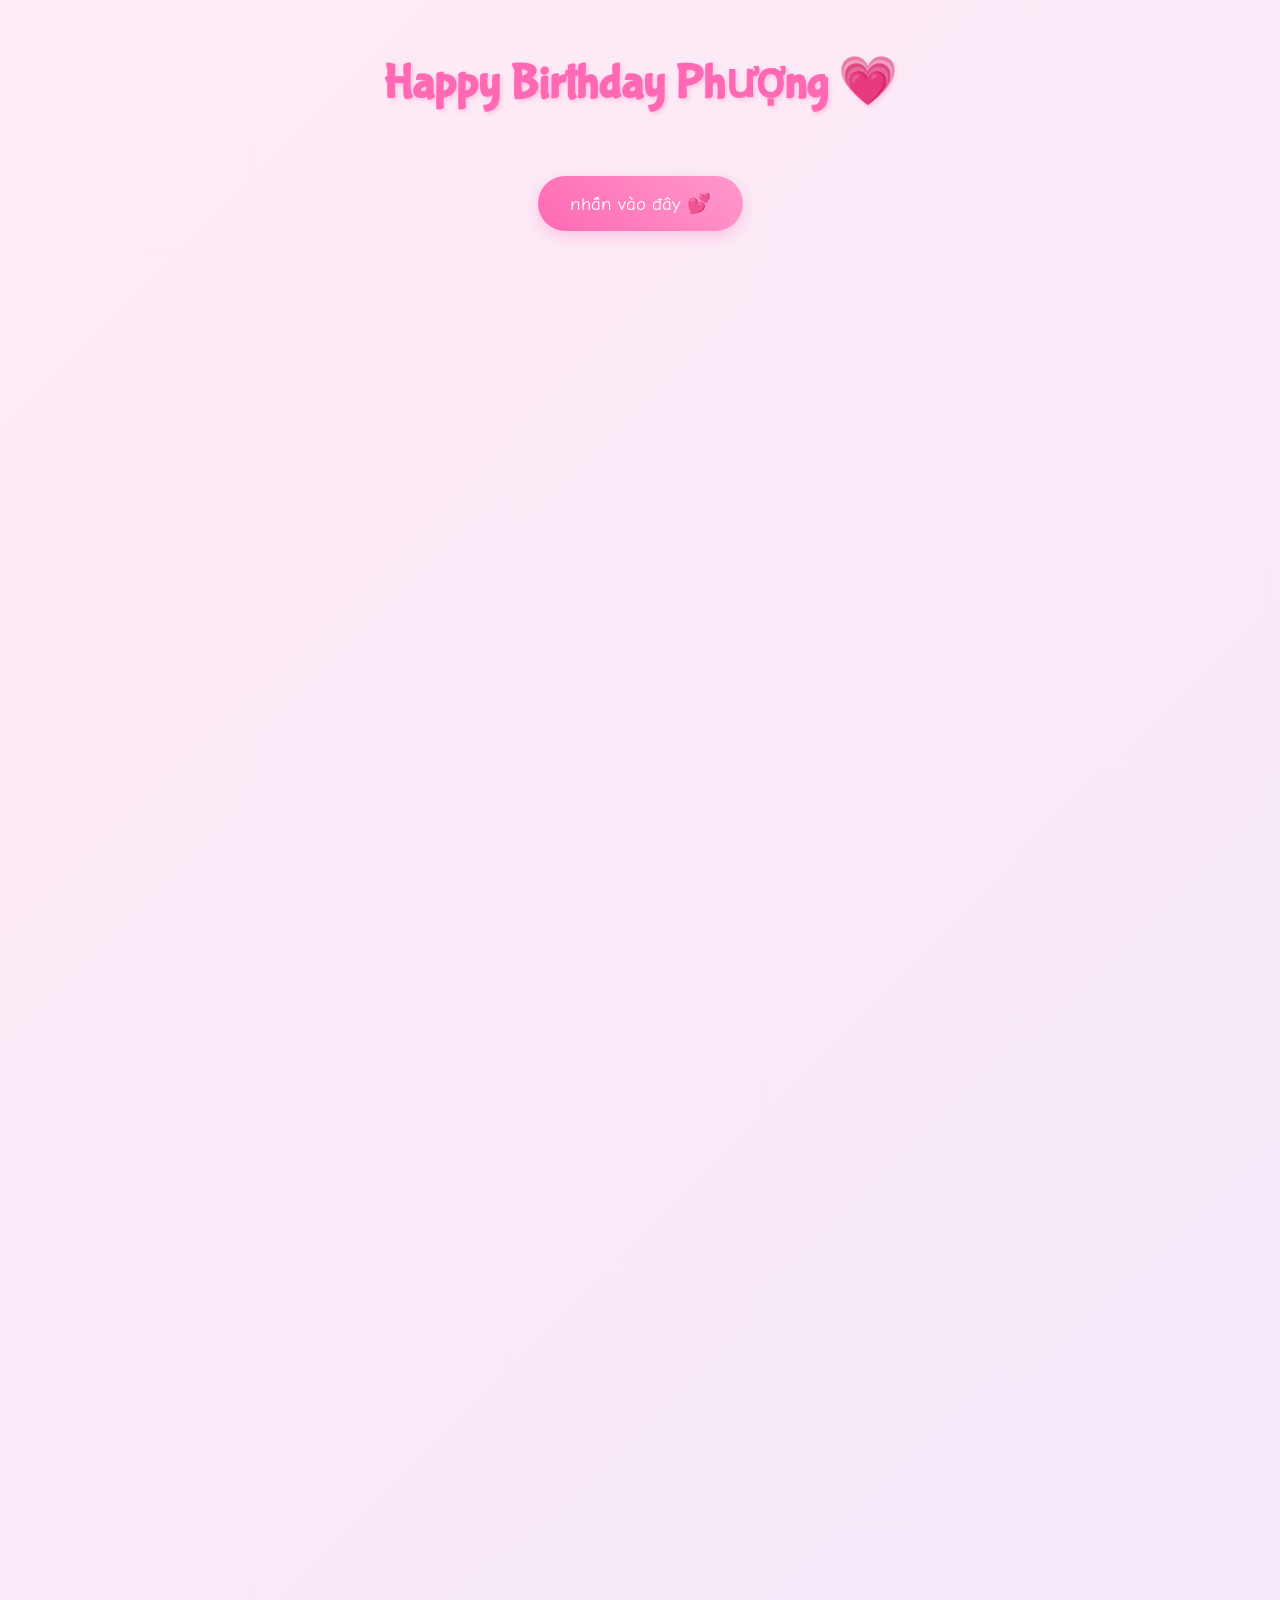
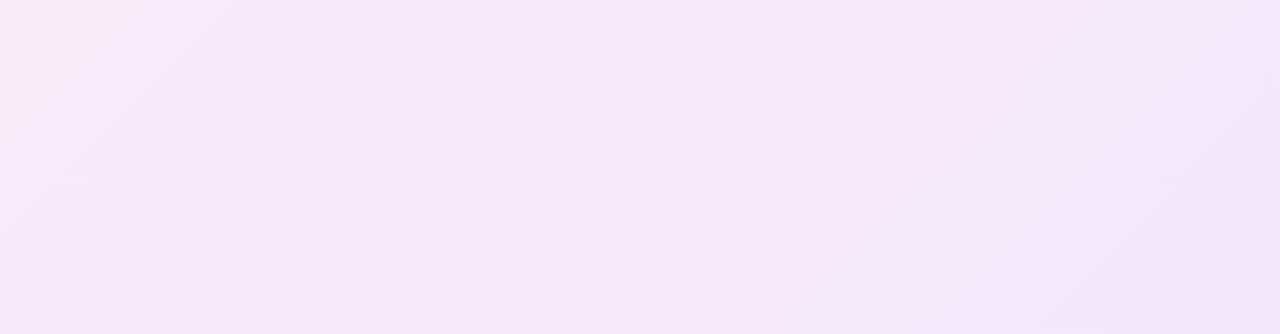
<file: cause.html>
<!DOCTYPE html>
<html lang="vi">
<head>
    <meta charset="UTF-8">
    <meta name="viewport" content="width=device-width, initial-scale=1.0">
    <title>tại sao cậu phải tự ti ? 💖</title>
    <script src="https://cdnjs.cloudflare.com/ajax/libs/gsap/3.12.2/gsap.min.js" defer></script>
    <link rel="stylesheet" href="./cause.css">
    <style>
       
    </style>
</head>
<body>
    <div class="container">
        <h1>Happy Birthday Phượng 💗</h1>
        
        <div id="reasons-container"></div>
        
        <button class="shuffle-button">nhấn vào đây 💕</button>
        <div class="reason-counter"></div>

        <div class="ending-section">
            <div class="teddy-hug">
                <img src="./d1.jpg" alt="Teddy Hug">
            </div>
            <div class="ending-text">You're the my sunshine 💖</div>
        </div>
    </div>

    <script src="cause.js" defer>
       
    </script>
</body>
</html>
</file>
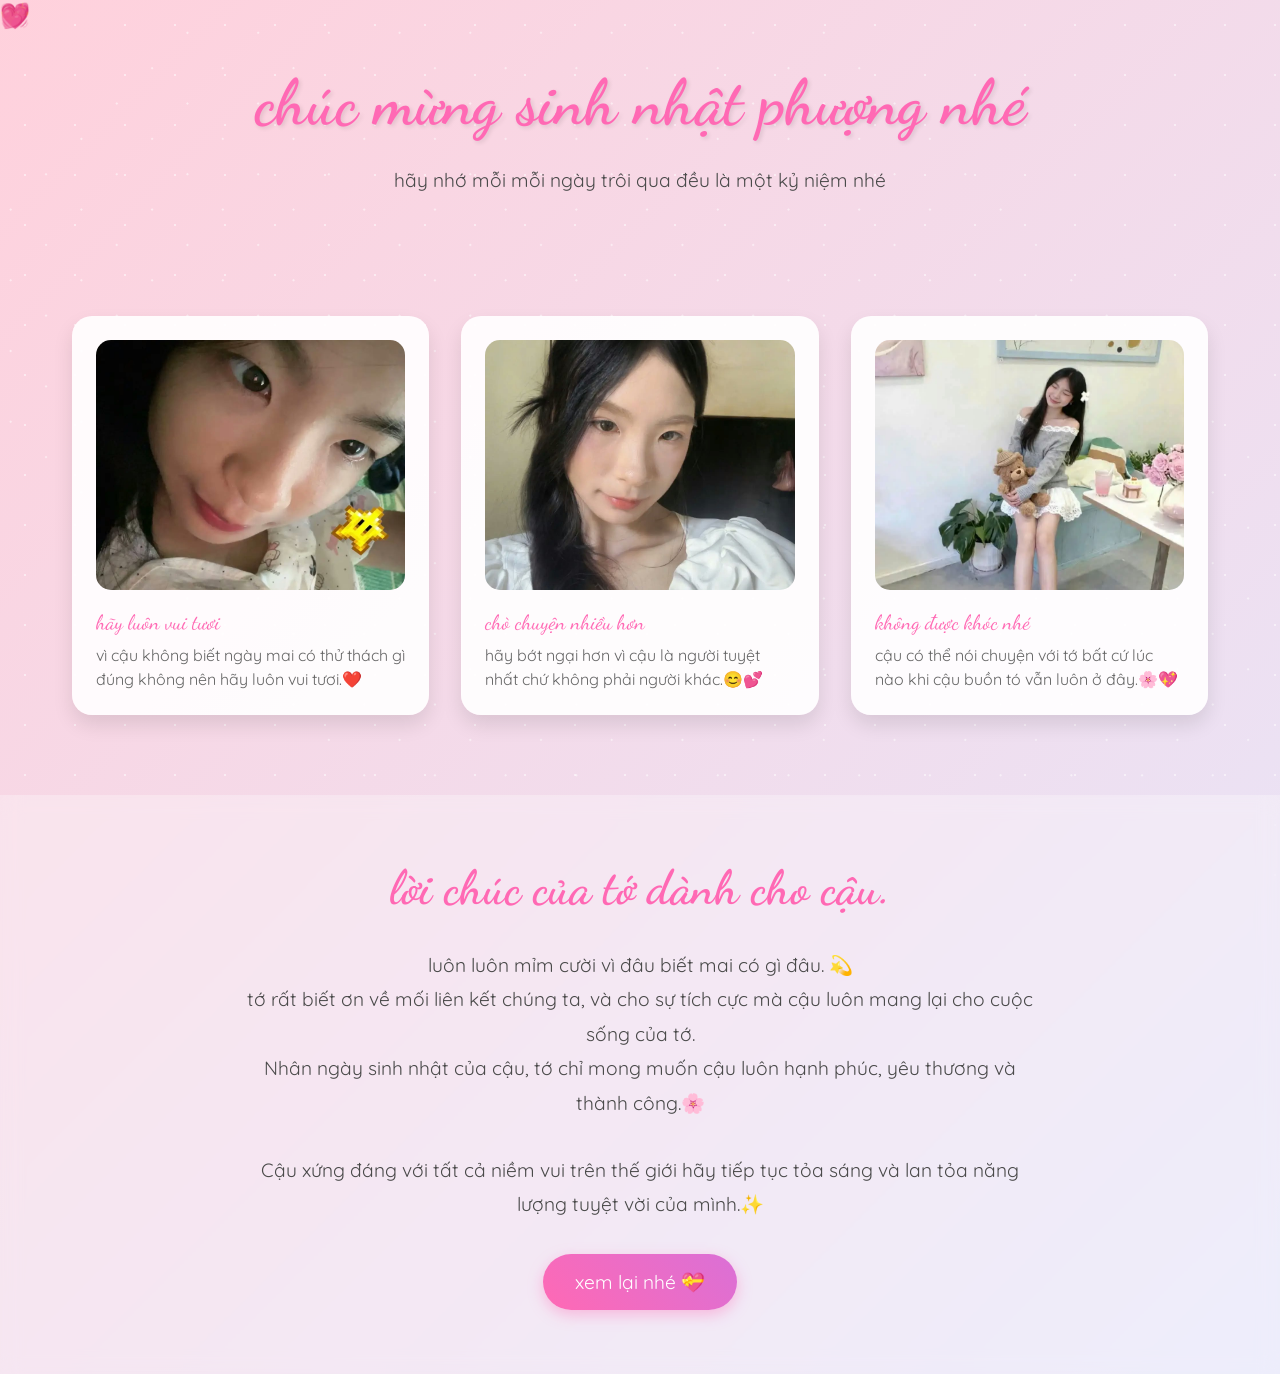
<file: last.html>
<!DOCTYPE html>
<html lang="vi">

<head>
    <meta charset="UTF-8">
    <meta name="viewport" content="width=device-width, initial-scale=1.0">
    <title>lời chúc của tớ dành cho cậu ✨</title>
    <style>
        @import url('https://fonts.googleapis.com/css2?family=Dancing+Script:wght@700&family=Quicksand:wght@300;400;500;600&display=swap');

        html {
            -webkit-text-size-adjust: 100%;
            text-size-adjust: 100%;
        }

        * {
            margin: 0;
            padding: 0;
            box-sizing: border-box;
        }

        body {
            min-height: 100vh;
            min-height: 100svh;
            background: linear-gradient(135deg,
                    #ffd1dc 0%,
                    #e6e6fa 25%,
                    #ffefd5 50%,
                    #e6e6fa 75%,
                    #ffd1dc 100%);
            background-size: 400% 400%;
            animation: gradientFlow 15s ease infinite;
            font-family: 'Quicksand', -apple-system, BlinkMacSystemFont, 'Segoe UI', sans-serif;
            overflow-x: hidden;
            color: #4a4a4a;
        }

        @keyframes gradientFlow {
            0% {
                background-position: 0% 50%;
            }

            50% {
                background-position: 100% 50%;
            }

            100% {
                background-position: 0% 50%;
            }
        }

        /* Enhanced Sparkle Effect */
        .magic-sparkles {
            position: fixed;
            top: 0;
            left: 0;
            width: 100%;
            height: 100%;
            pointer-events: none;
            z-index: 1;
        }

        .sparkle {
            position: absolute;
            width: 6px;
            height: 6px;
            border-radius: 50%;
            background-color: white;
            animation: twinkle var(--duration, 4s) ease-in-out infinite;
            opacity: 0;
        }

        @keyframes twinkle {

            0%,
            100% {
                opacity: 0;
                transform: scale(0.5);
            }

            50% {
                opacity: 0.8;
                transform: scale(1);
            }
        }

        /* Generate 50 sparkles with different positions and animations */
        .magic-sparkles::before,
        .magic-sparkles::after {
            content: '';
            position: absolute;
            width: 100%;
            height: 100%;
            background-image: radial-gradient(circle, white 1px, transparent 1px);
            background-size: 50px 50px;
            animation: sparkleLayer 8s linear infinite;
            opacity: 0.5;
        }

        .magic-sparkles::after {
            animation-delay: -4s;
            transform: rotate(45deg);
        }

        @keyframes sparkleLayer {
            0% {
                transform: translateY(0);
            }

            100% {
                transform: translateY(-50px);
            }
        }

        /* Floating Hearts */
        .floating-hearts {
            position: fixed;
            width: 100%;
            height: 100%;
            pointer-events: none;
            z-index: 2;
        }

        .heart {
            position: absolute;
            font-size: 1.5rem;
            color: rgba(255, 105, 180, 0.6);
            animation: floatHeart var(--float-duration, 6s) ease-in-out infinite;
            animation-delay: var(--delay, 0s);
        }

        @keyframes floatHeart {
            0% {
                transform: translate(0, 100vh) rotate(0deg);
            }

            100% {
                transform: translate(var(--translate-x, 0), -100vh) rotate(360deg);
            }
        }

        /* Welcome Section */
        .welcome {
            text-align: center;
            padding: 4rem 2rem;
            position: relative;
            z-index: 3;
        }

        .welcome h1 {
            font-family: 'Dancing Script', cursive;
            font-size: 4rem;
            color: #ff69b4;
            text-shadow: 2px 2px 4px rgba(0, 0, 0, 0.1);
            animation: fadeInScale 2s ease;
        }

        .welcome p {
            font-size: 1.2rem;
            max-width: 600px;
            margin: 1.5rem auto;
            line-height: 1.6;
            animation: fadeIn 2s ease 0.5s both;
        }

        /* Enhanced Memory Cards */
        .memory-container {
            max-width: 1200px;
            margin: 0 auto;
            padding: 2rem;
            display: grid;
            grid-template-columns: repeat(auto-fit, minmax(min(100%, 300px), 1fr));
            gap: 2rem;
            z-index: 3;
            position: relative;
        }

        .memory-card {
            background: rgba(255, 255, 255, 0.9);
            border-radius: 20px;
            padding: 1.5rem;
            box-shadow: 0 10px 20px rgba(0, 0, 0, 0.1);
            transition: all 0.5s cubic-bezier(0.4, 0, 0.2, 1);
            position: relative;
            overflow: hidden;
        }

        .memory-card:hover {
            transform: translateY(-10px) scale(1.02);
            box-shadow: 0 15px 30px rgba(0, 0, 0, 0.15);
        }

        .memory-card::before {
            content: '';
            position: absolute;
            top: 0;
            left: 0;
            width: 100%;
            height: 100%;
            background: linear-gradient(45deg, transparent, rgba(255, 255, 255, 0.4), transparent);
            transform: translateX(-100%);
            transition: 0.5s;
        }

        .memory-card:hover::before {
            transform: translateX(100%);
        }

        .memory-img {
            width: 100%;
            height: 250px;
            object-fit: cover;
            border-radius: 15px;
            margin-bottom: 1rem;
            transition: transform 0.5s ease;
        }

        .memory-card:hover .memory-img {
            transform: scale(1.05);
        }

        .memory-date {
            font-family: 'Dancing Script', cursive;
            color: #ff69b4;
            font-size: 1.3rem;
            margin-bottom: 0.5rem;
        }

        .memory-caption {
            font-size: 1rem;
            line-height: 1.5;
            color: #666;
        }

        /* Final Message Section */
        .final-message {
            text-align: center;
            padding: 4rem 2rem;
            background: rgba(255, 255, 255, 0.3);
            backdrop-filter: blur(10px);
            margin-top: 3rem;
            position: relative;
            z-index: 3;
        }

        .final-message h2 {
            font-family: 'Dancing Script', cursive;
            font-size: 3rem;
            color: #ff69b4;
            margin-bottom: 2rem;
            animation: heartbeat 2s infinite;
        }

        @keyframes heartbeat {

            0%,
            100% {
                transform: scale(1);
            }

            50% {
                transform: scale(1.1);
            }
        }

        .final-message p {
            font-size: 1.2rem;
            max-width: 800px;
            margin: 0 auto 2rem;
            line-height: 1.8;
        }

        .goodbye-btn {
            display: inline-block;
            padding: 1rem 2rem;
            font-size: 1.2rem;
            background: linear-gradient(45deg, #ff69b4, #da70d6);
            color: white;
            border: none;
            border-radius: 50px;
            cursor: pointer;
            text-decoration: none;
            transition: all 0.3s ease;
            box-shadow: 0 5px 15px rgba(255, 105, 180, 0.4);
            animation: float 3s infinite ease-in-out;
        }

        .goodbye-btn:hover {
            transform: translateY(-5px);
            box-shadow: 0 8px 20px rgba(255, 105, 180, 0.6);
        }

        @keyframes float {

            0%,
            100% {
                transform: translateY(0);
            }

            50% {
                transform: translateY(-10px);
            }
        }

        /* Animations */
        @keyframes fadeInScale {
            0% {
                opacity: 0;
                transform: scale(0.8);
            }

            100% {
                opacity: 1;
                transform: scale(1);
            }
        }

        @keyframes fadeIn {
            0% {
                opacity: 0;
            }

            100% {
                opacity: 1;
            }
        }

        /* Generate Hearts */
        .js-generate-hearts {
            position: fixed;
            width: 100%;
            height: 100%;
            pointer-events: none;
            z-index: 2;
        }

        /* Custom Scrollbar */
        ::-webkit-scrollbar {
            width: 12px;
        }

        ::-webkit-scrollbar-track {
            background: rgba(255, 255, 255, 0.4);
        }

        ::-webkit-scrollbar-thumb {
            background: linear-gradient(45deg, #ff69b4, #da70d6);
            border-radius: 6px;
        }

        /* Responsive Design */
        @media (max-width: 768px) {
            .welcome h1 {
                font-size: clamp(2.2rem, 10vw, 3rem);
            }

            .welcome {
                padding: 3rem 1.25rem;
            }

            .memory-container {
                grid-template-columns: 1fr;
                padding: 1.25rem;
            }

            .final-message h2 {
                font-size: clamp(2rem, 8vw, 2.5rem);
            }

            .final-message {
                padding: 3rem 1.25rem;
            }
        }

        @media (hover: none), (pointer: coarse) {
            .memory-card:hover,
            .memory-card:hover .memory-img,
            .memory-card:hover::before,
            .goodbye-btn:hover {
                transform: none;
            }
        }
    </style>
</head>

<body>
    <div class="magic-sparkles"></div>
    <div class="floating-hearts">
        <!-- Hearts will be generated via CSS -->
        <div class="heart" style="--float-duration: 6s; --delay: 0s; --translate-x: 20px;">💝</div>
        <div class="heart" style="--float-duration: 8s; --delay: 1s; --translate-x: -30px;">💖</div>
        <div class="heart" style="--float-duration: 7s; --delay: 2s; --translate-x: 40px;">💗</div>
        <div class="heart" style="--float-duration: 9s; --delay: 3s; --translate-x: -20px;">💓</div>
        <div class="heart" style="--float-duration: 5s; --delay: 4s; --translate-x: 30px;">💕</div>
    </div>

    <section class="welcome">
        <h1>chúc mừng sinh nhật phượng nhé</h1>
        <p>hãy nhớ mỗi mỗi ngày trôi qua đều là một kỷ niệm nhé</p>
    </section>

    <div class="memory-container">
        <div class="memory-card">
            <img src="./d1.jpg" alt="First Date" class="memory-img">
            <div class="memory-date">hãy luôn vui tươi</div>
            <div class="memory-caption">vì cậu không biết ngày mai có thử thách gì đúng không nên hãy luôn vui tươi.❤️</div>
        </div>
        <div class="memory-card">
            <img src="./d2.jpg" alt="Beach Day" class="memory-img">
            <div class="memory-date">chò chuyện nhiều hơn </div>
            <div class="memory-caption">hãy bớt ngại hơn vì cậu là người tuyệt nhất chứ không phải người khác.😊💕</div>
        </div>
        <div class="memory-card">
            <img src="./d3.jpg" alt="Movie Night" class="memory-img">
            <div class="memory-date">không được khóc nhé</div>
            <div class="memory-caption">cậu có thể nói chuyện với tớ bất cứ lúc nào khi cậu buồn tó vẫn luôn ở đây.🌸💖</div>
        </div>

    </div>

    <section class="final-message">
        <h2>lời chúc của tớ dành cho cậu.</h2>
        <p>luôn luôn mỉm cười vì đâu biết mai có gì đâu. 💫<br>
            tớ rất biết ơn về mối liên kết chúng ta, và cho sự tích cực mà cậu luôn mang lại cho cuộc sống của tớ.<br>
            Nhân ngày sinh nhật của cậu, tớ chỉ mong muốn cậu luôn hạnh phúc, yêu thương và thành công.🌸</p>
        <p>Cậu xứng đáng với tất cả niềm vui trên thế giới hãy tiếp tục tỏa sáng và lan tỏa năng lượng tuyệt vời của mình.✨</p>
        <a href="#" class="goodbye-btn">xem lại nhé 💝</a>
    </section>
</body>

</html>
</file>
<file: cause.css>
@import url('https://fonts.googleapis.com/css2?family=Bubblegum+Sans&family=Comic+Neue:wght@700&family=Quicksand:wght@500&display=swap');

* {
    margin: 0;
    padding: 0;
    box-sizing: border-box;
}

html {
    -webkit-text-size-adjust: 100%;
    text-size-adjust: 100%;
}

body {
    min-height: 100vh;
    min-height: 100svh;
    background: linear-gradient(-45deg, #ffe6e6, #e6e6ff, #ffebf5);
    background-size: 400% 400%;
    animation: gradientBG 15s ease infinite;
    font-family: 'Quicksand', -apple-system, BlinkMacSystemFont, 'Segoe UI', sans-serif;
    overflow-x: hidden;
    padding: 2rem;
}

.container {
    max-width: 1200px;
    margin: 0 auto;
    text-align: center;
    position: relative;
    padding: 1.25rem;
    z-index: 1;
}

h1 {
    font-family: 'Bubblegum Sans', cursive;
    font-size: 3rem;
    color: #ff69b4;
    text-shadow: 2px 2px 4px rgba(255, 105, 180, 0.3);
    margin-bottom: 2rem;
    animation: bounce 1s ease infinite;
}

.reason-card {
    background: rgba(255, 255, 255, 0.9);
    border-radius: 20px;
    padding: 2rem;
    margin: 1.5rem;
    box-shadow: 0 5px 15px rgba(0, 0, 0, 0.1);
    transition: transform 0.3s, box-shadow 0.3s;
    cursor: pointer;
    position: relative;
    overflow: hidden;
}

.reason-card:hover {
    transform: translateY(-5px);
    box-shadow: 0 8px 25px rgba(255, 105, 180, 0.2);
}

.reason-text {
    font-size: 1.2rem;
    margin-bottom: 1rem;
    position: relative;
    z-index: 2;
}

.gif-overlay {
    position: absolute;
    top: 0;
    left: 0;
    width: 100%;
    height: 100%;
    background: rgba(255, 255, 255, 0.95);
    display: flex;
    align-items: center;
    justify-content: center;
    opacity: 0;
    transition: opacity 0.3s;
    z-index: 1;
}

.reason-card:hover .gif-overlay {
    opacity: 1;
}

.shuffle-button {
    background: linear-gradient(45deg, #ff69b4, #ff99cc);
    border: none;
    border-radius: 50px;
    padding: 1rem 2rem;
    font-size: 1.2rem;
    color: white;
    margin: 2rem 0;
    cursor: pointer;
    transition: transform 0.3s;
    font-family: 'Comic Neue', cursive;
    box-shadow: 0 5px 15px rgba(255, 105, 180, 0.3);
}

.shuffle-button:hover {
    transform: scale(1.1);
}

.floating {
    position: fixed;
    pointer-events: none;
}

.ending-section {
    margin-top: 4rem;
    padding: 2rem;
    text-align: center;
}

.ending-text {
    font-family: 'Bubblegum Sans', cursive;
    font-size: 2rem;
    color: #ff69b4;
    margin-bottom: 2rem;
    opacity: 0;
    transform: translateY(20px);
}

.teddy-hug {
    width: 200px;
    margin: 0 auto;
    transform: scale(0);
}

@keyframes gradientBG {
    0% { background-position: 0% 50%; }
    50% { background-position: 100% 50%; }
    100% { background-position: 0% 50%; }
}

@keyframes float {
    0%, 100% { transform: translateY(0); }
    50% { transform: translateY(-20px); }
}

@keyframes bounce {
    0%, 100% { transform: translateY(0); }
    50% { transform: translateY(-10px); }
}

@media (max-width: 768px) {
    h1 { font-size: clamp(2rem, 9vw, 3rem); }
    .reason-card { margin: 1rem; }
    .reason-text { font-size: 1rem; }
    .reason-card { padding: 1.5rem; }
    .shuffle-button { max-width: 100%; }
}

@media (hover: none), (pointer: coarse) {
    .gif-overlay {
        opacity: 0.35;
    }
}
.shuffle-button {
    background: linear-gradient(45deg, #ff69b4, #ff99cc);
    border: none;
    border-radius: 50px;
    padding: 1rem 2rem;
    font-size: 1.2rem;
    color: white;
    margin: 2rem 0;
    cursor: pointer;
    transition: all 0.3s;
    font-family: 'Comic Neue', cursive;
    box-shadow: 0 5px 15px rgba(255, 105, 180, 0.3);
}

.shuffle-button.story-mode {
    background: linear-gradient(45deg, #9b6dff, #ff6dc7);
    transform: scale(1.1);
}

.shuffle-button:hover {
    transform: scale(1.1);
}

.shuffle-button.story-mode:hover {
    transform: scale(1.2);
}

.reason-counter {
    font-size: 0.9rem;
    color: #ff69b4;
    margin-top: 1rem;
    opacity: 0.7;
}
</file>
